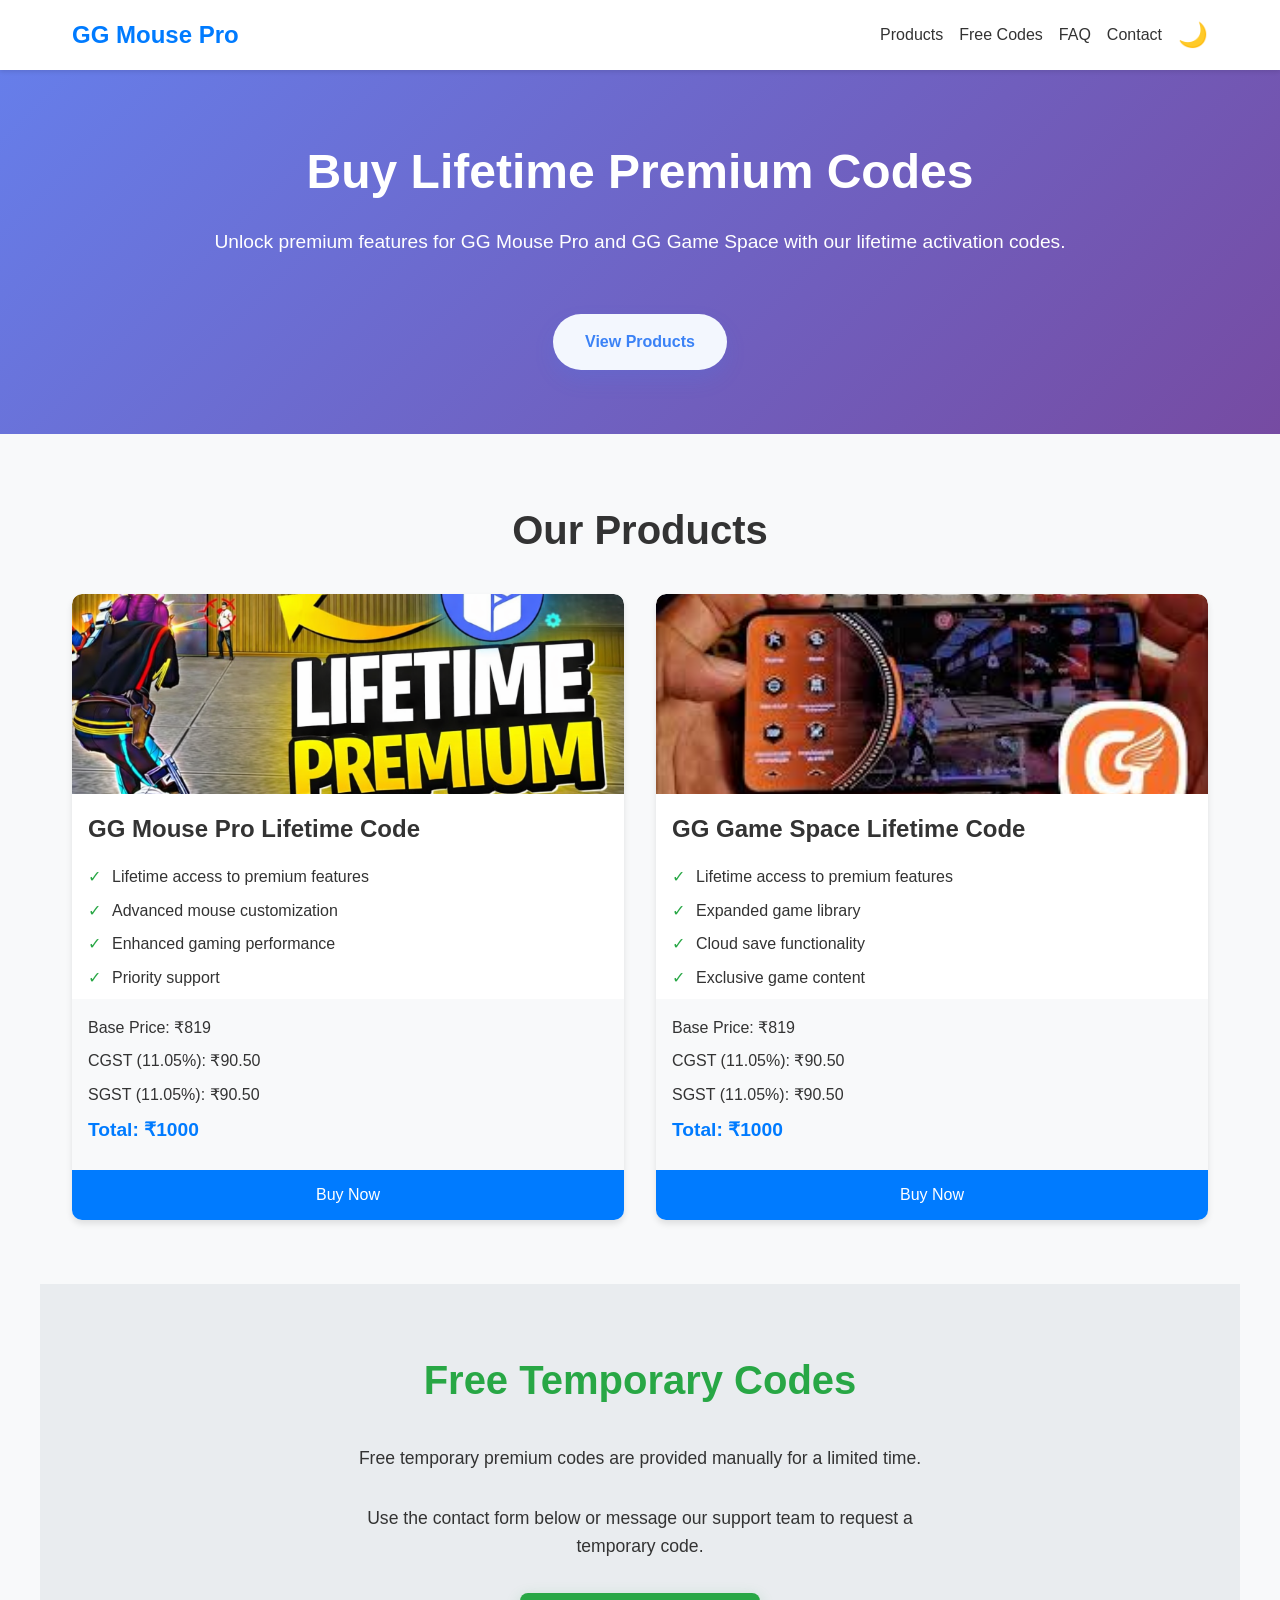
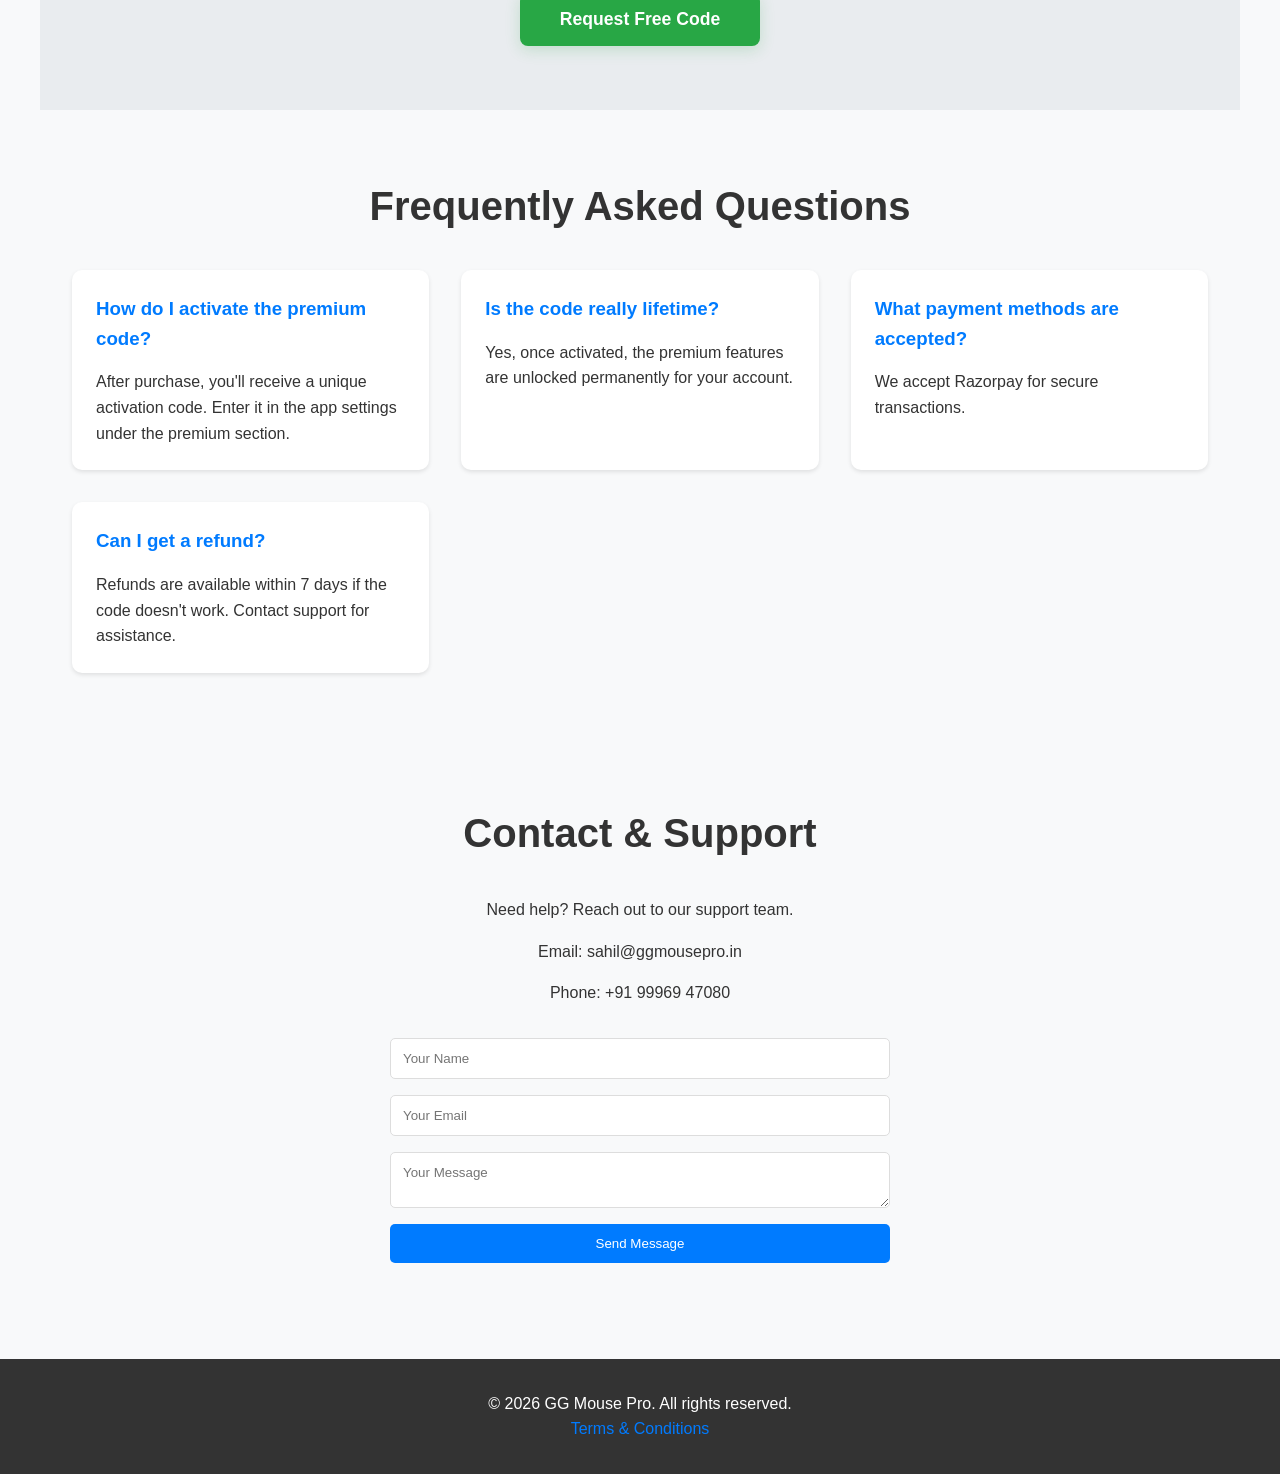
<file: index.html>
<!DOCTYPE html>
<html lang="en">
<head>
    <meta charset="UTF-8">
    <meta name="viewport" content="width=device-width, initial-scale=1.0">
    <title>Buy Lifetime Premium Codes - GG Mouse Pro & GG Game Space</title>
    <meta name="description" content="Purchase lifetime premium activation codes for GG Mouse Pro and GG Game Space at affordable prices. Secure payment and instant delivery.">
    <meta name="keywords" content="GG Mouse Pro, GG Game Space, premium codes, lifetime activation, gaming tools">
    <link rel="stylesheet" href="css/style.css">
    <link rel="icon" href="images/favicon.ico" type="image/x-icon">
</head>
<body>
    <header>
        <nav>
            <div class="logo">
                <h1>GG Mouse Pro</h1>
            </div>
            <button class="menu-toggle" id="menu-toggle" aria-label="Toggle navigation">
                <span></span>
                <span></span>
                <span></span>
            </button>
            <div class="nav-links">
                <a href="#products">Products</a>
                <a href="#free-codes">Free Codes</a>
                <a href="#faq">FAQ</a>
                <a href="#contact">Contact</a>
                <button id="dark-mode-toggle">🌙</button>
            </div>
        </nav>
    </header>

    <main>
        <section id="hero">
            <div class="hero-content">
                <h2>Buy Lifetime Premium Codes</h2>
                <p>Unlock premium features for GG Mouse Pro and GG Game Space with our lifetime activation codes.</p>
                <a href="#products" class="cta-button">View Products</a>
            </div>
        </section>

        <section id="products">
            <h2>Our Products</h2>
            <div class="products-grid">
                <div class="product-card" data-product="gg-mouse-pro">
                    <div class="product-image">
                        <img src="images/gg-mouse-pro.png" alt="GG Mouse Pro" />
                    </div>
                    <h3>GG Mouse Pro Lifetime Code</h3>
                    <ul class="features">
                        <li>Lifetime access to premium features</li>
                        <li>Advanced mouse customization</li>
                        <li>Enhanced gaming performance</li>
                        <li>Priority support</li>
                    </ul>
                    <div class="pricing">
                        <p>Base Price: ₹819</p>
                        <p>CGST (11.05%): ₹90.50</p>
                        <p>SGST (11.05%): ₹90.50</p>
                        <p class="total">Total: ₹1000</p>
                    </div>
                    <button class="buy-button">Buy Now</button>
                </div>
                <div class="product-card" data-product="gg-game-space">
                    <div class="product-image">
                        <img src="images/gg-game-space.png" alt="GG Game Space" />
                    </div>
                    <h3>GG Game Space Lifetime Code</h3>
                    <ul class="features">
                        <li>Lifetime access to premium features</li>
                        <li>Expanded game library</li>
                        <li>Cloud save functionality</li>
                        <li>Exclusive game content</li>
                    </ul>
                    <div class="pricing">
                        <p>Base Price: ₹819</p>
                        <p>CGST (11.05%): ₹90.50</p>
                        <p>SGST (11.05%): ₹90.50</p>
                        <p class="total">Total: ₹1000</p>
                    </div>
                    <button class="buy-button">Buy Now</button>
                </div>
            </div>
        </section>

        <section id="free-codes">
            <h2>Free Temporary Codes</h2>
            <div class="free-codes-content">
                <p>Free temporary premium codes are provided manually for a limited time.</p>
                <p>Use the contact form below or message our support team to request a temporary code.</p>
                <button id="request-free-code">Request Free Code</button>
            </div>
        </section>

        <section id="faq">
            <h2>Frequently Asked Questions</h2>
            <div class="faq-container">
                <div class="faq-item">
                    <h3>How do I activate the premium code?</h3>
                    <p>After purchase, you'll receive a unique activation code. Enter it in the app settings under the premium section.</p>
                </div>
                <div class="faq-item">
                    <h3>Is the code really lifetime?</h3>
                    <p>Yes, once activated, the premium features are unlocked permanently for your account.</p>
                </div>
                <div class="faq-item">
                    <h3>What payment methods are accepted?</h3>
                    <p>We accept Razorpay for secure transactions.</p>
                </div>
                <div class="faq-item">
                    <h3>Can I get a refund?</h3>
                    <p>Refunds are available within 7 days if the code doesn't work. Contact support for assistance.</p>
                </div>
            </div>
        </section>

        <section id="contact">
            <h2>Contact & Support</h2>
            <div class="contact-content">
                <p>Need help? Reach out to our support team.</p>
                <p>Email: sahil@ggmousepro.in</p>
                <p>Phone: +91 99969 47080</p>
                <form id="contact-form">
                    <input type="text" placeholder="Your Name" required>
                    <input type="email" placeholder="Your Email" required>
                    <textarea placeholder="Your Message" required></textarea>
                    <button type="submit">Send Message</button>
                </form>
            </div>
        </section>
    </main>

    <footer>
        <p>&copy; 2026 GG Mouse Pro. All rights reserved.</p>
        <a href="#terms">Terms & Conditions</a>
    </footer>

    <!-- Payment Modal -->
    <div id="payment-modal" class="modal">
        <div class="modal-content">
            <span class="close">&times;</span>
            <h2>Complete Payment</h2>
            <div id="payment-details"></div>
            <div class="payment-options">
                <button class="payment-button" data-method="razorpay">Pay with Razorpay</button>
            </div>
        </div>
    </div>

    <!-- Code Delivery Modal -->
    <div id="code-modal" class="modal">
        <div class="modal-content">
            <span class="close">&times;</span>
            <h2>Payment Successful!</h2>
            <p>Your premium code:</p>
            <div class="code-display">
                <span id="premium-code"></span>
                <button id="copy-code">Copy Code</button>
            </div>
            <p>Thank you for your purchase!</p>
        </div>
    </div>

    <!-- Loading Animation -->
    <div id="loading" class="loading">
        <div class="spinner"></div>
    </div>

    <script src="js/script.js"></script>
</body>
</html>
</file>
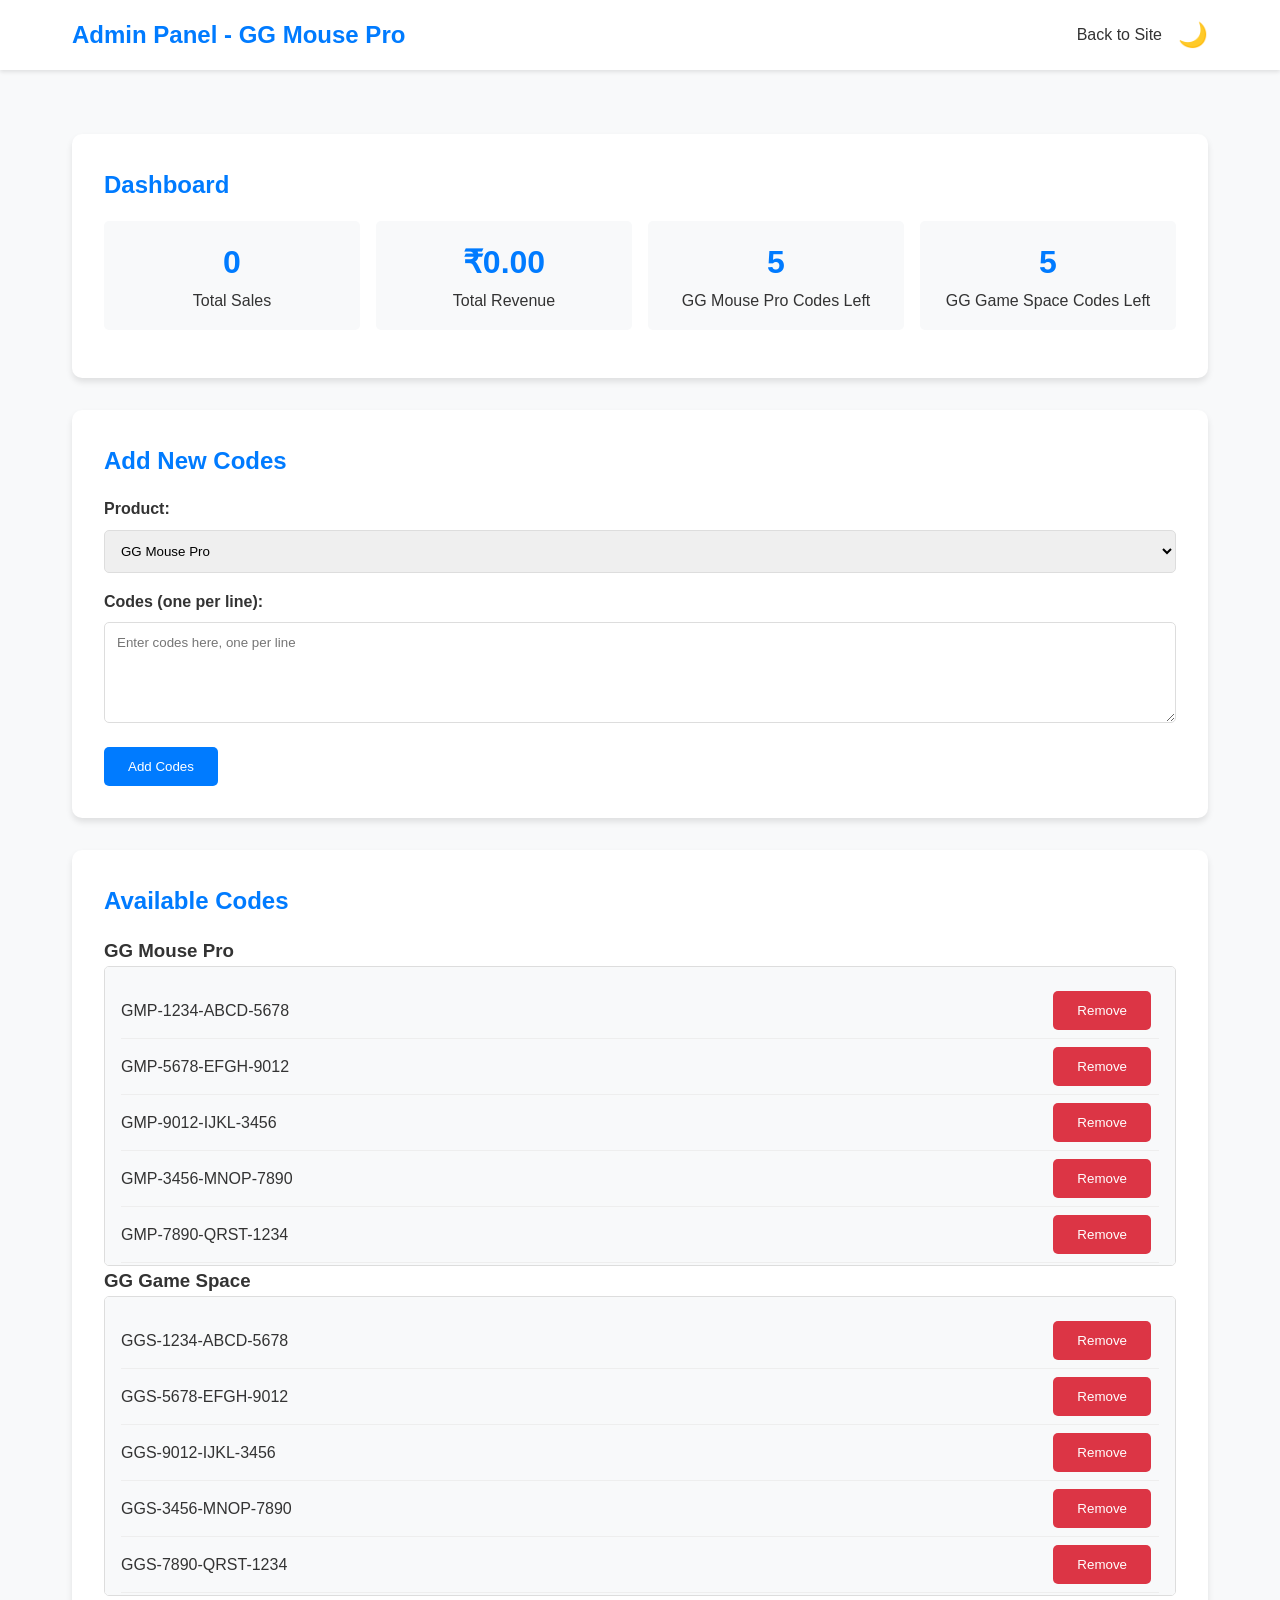
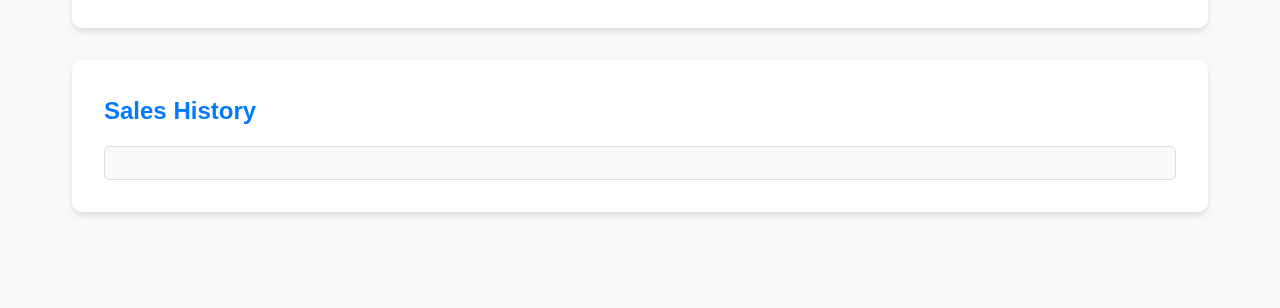
<file: admin.html>
<!DOCTYPE html>
<html lang="en">
<head>
    <meta charset="UTF-8">
    <meta name="viewport" content="width=device-width, initial-scale=1.0">
    <title>Admin Panel - GG Mouse Pro</title>
    <link rel="stylesheet" href="css/style.css">
    <link rel="icon" href="images/favicon.ico" type="image/x-icon">
    <style>
        .admin-container {
            max-width: 1200px;
            margin: 2rem auto;
            padding: 2rem;
        }
        .admin-section {
            background-color: #fff;
            border-radius: 10px;
            padding: 2rem;
            margin-bottom: 2rem;
            box-shadow: 0 4px 6px rgba(0,0,0,0.1);
        }
        body.dark-mode .admin-section {
            background-color: #2a2a2a;
        }
        .admin-section h2 {
            margin-bottom: 1rem;
            color: #007bff;
        }
        .form-group {
            margin-bottom: 1rem;
        }
        .form-group label {
            display: block;
            margin-bottom: 0.5rem;
            font-weight: bold;
        }
        .form-group input, .form-group select, .form-group textarea {
            width: 100%;
            padding: 0.75rem;
            border: 1px solid #ddd;
            border-radius: 5px;
            font-family: inherit;
        }
        body.dark-mode .form-group input,
        body.dark-mode .form-group select,
        body.dark-mode .form-group textarea {
            background-color: #1e1e1e;
            border-color: #555;
            color: #e0e0e0;
        }
        .btn {
            background-color: #007bff;
            color: white;
            border: none;
            padding: 0.75rem 1.5rem;
            border-radius: 5px;
            cursor: pointer;
            transition: background-color 0.3s;
            margin-right: 0.5rem;
        }
        .btn:hover {
            background-color: #0056b3;
        }
        .btn-danger {
            background-color: #dc3545;
        }
        .btn-danger:hover {
            background-color: #c82333;
        }
        .code-list {
            max-height: 300px;
            overflow-y: auto;
            border: 1px solid #ddd;
            border-radius: 5px;
            padding: 1rem;
            background-color: #f8f9fa;
        }
        body.dark-mode .code-list {
            background-color: #1e1e1e;
            border-color: #555;
        }
        .code-item {
            display: flex;
            justify-content: space-between;
            align-items: center;
            padding: 0.5rem 0;
            border-bottom: 1px solid #eee;
        }
        body.dark-mode .code-item {
            border-bottom-color: #444;
        }
        .stats {
            display: grid;
            grid-template-columns: repeat(auto-fit, minmax(200px, 1fr));
            gap: 1rem;
            margin-bottom: 1rem;
        }
        .stat-card {
            background-color: #f8f9fa;
            padding: 1rem;
            border-radius: 5px;
            text-align: center;
        }
        body.dark-mode .stat-card {
            background-color: #1e1e1e;
        }
        .stat-value {
            font-size: 2rem;
            font-weight: bold;
            color: #007bff;
        }
    </style>
</head>
<body>
    <header>
        <nav>
            <div class="logo">
                <h1>Admin Panel - GG Mouse Pro</h1>
            </div>
            <button class="menu-toggle" id="menu-toggle" aria-label="Toggle navigation">
                <span></span>
                <span></span>
                <span></span>
            </button>
            <div class="nav-links">
                <a href="index.html">Back to Site</a>
                <button id="dark-mode-toggle">🌙</button>
            </div>
        </nav>
    </header>

    <main class="admin-container">
        <section class="admin-section">
            <h2>Dashboard</h2>
            <div class="stats">
                <div class="stat-card">
                    <div class="stat-value" id="total-sales">0</div>
                    <div>Total Sales</div>
                </div>
                <div class="stat-card">
                    <div class="stat-value" id="total-revenue">₹0</div>
                    <div>Total Revenue</div>
                </div>
                <div class="stat-card">
                    <div class="stat-value" id="mouse-codes-left">0</div>
                    <div>GG Mouse Pro Codes Left</div>
                </div>
                <div class="stat-card">
                    <div class="stat-value" id="game-codes-left">0</div>
                    <div>GG Game Space Codes Left</div>
                </div>
            </div>
        </section>

        <section class="admin-section">
            <h2>Add New Codes</h2>
            <form id="add-code-form">
                <div class="form-group">
                    <label for="product-select">Product:</label>
                    <select id="product-select" required>
                        <option value="gg-mouse-pro">GG Mouse Pro</option>
                        <option value="gg-game-space">GG Game Space</option>
                    </select>
                </div>
                <div class="form-group">
                    <label for="new-codes">Codes (one per line):</label>
                    <textarea id="new-codes" rows="5" placeholder="Enter codes here, one per line" required></textarea>
                </div>
                <button type="submit" class="btn">Add Codes</button>
            </form>
        </section>

        <section class="admin-section">
            <h2>Available Codes</h2>
            <h3>GG Mouse Pro</h3>
            <div class="code-list" id="mouse-codes-list"></div>
            <h3>GG Game Space</h3>
            <div class="code-list" id="game-codes-list"></div>
        </section>

        <section class="admin-section">
            <h2>Sales History</h2>
            <div class="code-list" id="sales-history"></div>
        </section>
    </main>

    <script src="js/admin.js"></script>
</body>
</html>
</file>
<file: css/style.css>
/* Reset and Base Styles */
* {
    margin: 0;
    padding: 0;
    box-sizing: border-box;
}

body {
    font-family: 'Segoe UI', Tahoma, Geneva, Verdana, sans-serif;
    line-height: 1.6;
    color: #333;
    background-color: #f8f9fa;
    transition: background-color 0.3s, color 0.3s;
}

body.dark-mode {
    background-color: #121212;
    color: #e0e0e0;
}

/* Header */
header {
    background-color: #fff;
    box-shadow: 0 2px 4px rgba(0,0,0,0.1);
    position: sticky;
    top: 0;
    z-index: 100;
    transition: background-color 0.3s;
}

body.dark-mode header {
    background-color: #1e1e1e;
}

nav {
    display: flex;
    justify-content: space-between;
    align-items: center;
    padding: 1rem 2rem;
    max-width: 1200px;
    margin: 0 auto;
    position: relative;
}

.logo h1 {
    color: #007bff;
    font-size: 1.5rem;
}

.nav-links {
    display: flex;
    align-items: center;
    gap: 1rem;
}

.menu-toggle {
    display: none;
    border: none;
    background: transparent;
    cursor: pointer;
    padding: 0.25rem;
    width: 40px;
    height: 40px;
    justify-content: center;
    align-items: center;
}

.menu-toggle span {
    display: block;
    width: 100%;
    height: 3px;
    background-color: #333;
    border-radius: 2px;
    margin: 5px 0;
    transition: transform 0.3s, opacity 0.3s;
}

body.dark-mode .menu-toggle span {
    background-color: #e0e0e0;
}

.nav-links a {
    text-decoration: none;
    color: #333;
    transition: color 0.3s;
}

body.dark-mode .nav-links a {
    color: #e0e0e0;
}

.nav-links a:hover {
    color: #007bff;
}

#dark-mode-toggle {
    background: none;
    border: none;
    font-size: 1.5rem;
    cursor: pointer;
    transition: transform 0.3s;
}

#dark-mode-toggle:hover {
    transform: scale(1.1);
}

/* Hero Section */
#hero {
    background: linear-gradient(135deg, #667eea 0%, #764ba2 100%);
    color: white;
    padding: 4rem 2rem;
    text-align: center;
}

.hero-content h2 {
    font-size: 3rem;
    margin-bottom: 1rem;
    animation: fadeInUp 1s ease-out;
}

.hero-content p {
    font-size: 1.2rem;
    margin-bottom: 2rem;
    animation: fadeInUp 1s ease-out 0.2s both;
}

.cta-button {
    display: inline-block;
    padding: 0.95rem 2rem;
    min-width: 170px;
    background-color: #f3f7fe;
    color: #3b82f6;
    text-decoration: none;
    border: none;
    cursor: pointer;
    border-radius: 999px;
    font-weight: 600;
    box-shadow: 0 10px 20px rgba(59, 130, 246, 0.15);
    transition: background-color 0.3s, color 0.3s, transform 0.3s, box-shadow 0.3s;
    margin-top: 1.5rem;
}

.cta-button:hover {
    background-color: #3b82f6;
    color: #fff;
    transform: translateY(-2px);
    box-shadow: 0 14px 35px rgba(59, 130, 246, 0.25);
}

/* Products Section */
#products {
    padding: 4rem 2rem;
    max-width: 1200px;
    margin: 0 auto;
}

#products h2 {
    text-align: center;
    margin-bottom: 2rem;
    font-size: 2.5rem;
}

.products-grid {
    display: grid;
    grid-template-columns: repeat(auto-fit, minmax(300px, 1fr));
    gap: 2rem;
}

.product-card {
    background-color: #fff;
    border-radius: 10px;
    box-shadow: 0 4px 6px rgba(0,0,0,0.1);
    overflow: hidden;
    transition: transform 0.3s, box-shadow 0.3s;
    animation: fadeInUp 1s ease-out;
    display: flex;
    flex-direction: column;
    height: 100%;
}

body.dark-mode .product-card {
    background-color: #2a2a2a;
}

.product-card:hover {
    transform: translateY(-5px);
    box-shadow: 0 8px 15px rgba(0,0,0,0.2);
}

.product-image {
    width: 100%;
    height: 200px;
    background-color: #f0f0f0;
    display: flex;
    align-items: center;
    justify-content: center;
    border-radius: 10px 10px 0 0;
    overflow: hidden;
    flex-shrink: 0;
}

.product-image img {
    width: 100%;
    height: 100%;
    object-fit: cover;
    display: block;
}

body.dark-mode .product-image {
    background-color: #3a3a3a;
}

.image-placeholder {
    font-size: 1.5rem;
    font-weight: bold;
    color: #666;
    text-align: center;
}

body.dark-mode .image-placeholder {
    color: #ccc;
}

.product-card h3 {
    padding: 1rem;
    font-size: 1.5rem;
}

.features {
    padding: 0 1rem;
    list-style: none;
}

.features li {
    margin-bottom: 0.5rem;
    padding-left: 1.5rem;
    position: relative;
}

.features li::before {
    content: '✓';
    color: #28a745;
    position: absolute;
    left: 0;
}

.pricing {
    padding: 1rem;
    background-color: #f8f9fa;
}

body.dark-mode .pricing {
    background-color: #1e1e1e;
}

.pricing p {
    margin-bottom: 0.5rem;
}

.total {
    font-weight: bold;
    font-size: 1.2rem;
    color: #007bff;
}

.buy-button {
    width: 100%;
    background-color: #007bff;
    color: white;
    border: none;
    padding: 1rem;
    font-size: 1rem;
    cursor: pointer;
    transition: background-color 0.3s;
}

.buy-button:hover {
    background-color: #0056b3;
}

/* Free Codes Section */
#free-codes {
    padding: 4rem 2rem;
    background-color: #e9ecef;
    max-width: 1200px;
    margin: 0 auto;
}

body.dark-mode #free-codes {
    background-color: #2a2a2a;
}

#free-codes h2 {
    text-align: center;
    margin-bottom: 2rem;
    font-size: 2.5rem;
    color: #28a745;
}

.free-codes-content {
    text-align: center;
    max-width: 600px;
    margin: 0 auto;
}

.free-codes-content p {
    margin-bottom: 2rem;
    font-size: 1.1rem;
}

#request-free-code {
    background-color: #28a745;
    color: white;
    border: none;
    padding: 1rem 2.5rem;
    border-radius: 8px;
    font-size: 1.1rem;
    font-weight: 600;
    cursor: pointer;
    transition: background-color 0.3s, transform 0.3s, box-shadow 0.3s;
    box-shadow: 0 4px 15px rgba(40, 167, 69, 0.2);
    display: inline-block;
}

#request-free-code:hover {
    background-color: #218838;
    transform: translateY(-2px);
    box-shadow: 0 6px 20px rgba(40, 167, 69, 0.3);
}

#request-free-code:active {
    transform: translateY(0);
    box-shadow: 0 2px 10px rgba(40, 167, 69, 0.2);
}

body.dark-mode #request-free-code {
    background-color: #28a745;
    box-shadow: 0 4px 15px rgba(40, 167, 69, 0.4);
}

body.dark-mode #request-free-code:hover {
    background-color: #1e7e34;
    box-shadow: 0 6px 20px rgba(40, 167, 69, 0.5);
}

.free-code-form {
    display: flex;
    flex-direction: column;
    gap: 1rem;
    margin-bottom: 2rem;
}

.free-code-form input {
    padding: 0.75rem;
    border: 1px solid #ddd;
    border-radius: 5px;
    font-family: inherit;
    font-size: 1rem;
}

body.dark-mode .free-code-form input {
    background-color: #1e1e1e;
    border-color: #555;
    color: #e0e0e0;
}

.free-code-form button {
    background-color: #28a745;
    color: white;
    border: none;
    padding: 0.75rem;
    border-radius: 5px;
    cursor: pointer;
    font-size: 1rem;
    transition: background-color 0.3s;
}

.free-code-form button:hover {
    background-color: #218838;
}

#free-code-result {
    background-color: #fff;
    padding: 1.5rem;
    border-radius: 10px;
    box-shadow: 0 2px 4px rgba(0,0,0,0.1);
}

body.dark-mode #free-code-result {
    background-color: #2a2a2a;
    color: #e0e0e0;
}

/* FAQ Section */
#faq {
    padding: 4rem 2rem;
    background-color: #f8f9fa;
    max-width: 1200px;
    margin: 0 auto;
}

body.dark-mode #faq {
    background-color: #1a1a1a;
}

#faq h2 {
    text-align: center;
    margin-bottom: 2rem;
    font-size: 2.5rem;
}

.faq-container {
    display: grid;
    grid-template-columns: repeat(auto-fit, minmax(300px, 1fr));
    gap: 2rem;
}

.faq-item {
    background-color: #fff;
    padding: 1.5rem;
    border-radius: 10px;
    box-shadow: 0 2px 4px rgba(0,0,0,0.1);
}

body.dark-mode .faq-item {
    background-color: #2a2a2a;
}

.faq-item h3 {
    margin-bottom: 1rem;
    color: #007bff;
}

/* Contact Section */
#contact {
    padding: 4rem 2rem;
    max-width: 1200px;
    margin: 0 auto;
}

#contact h2 {
    text-align: center;
    margin-bottom: 2rem;
    font-size: 2.5rem;
}

.contact-content {
    text-align: center;
}

.contact-content p {
    margin-bottom: 1rem;
}

#contact-form {
    max-width: 500px;
    margin: 2rem auto;
    display: flex;
    flex-direction: column;
    gap: 1rem;
}

#contact-form input,
#contact-form textarea {
    padding: 0.75rem;
    border: 1px solid #ddd;
    border-radius: 5px;
    font-family: inherit;
}

body.dark-mode #contact-form input,
body.dark-mode #contact-form textarea {
    background-color: #2a2a2a;
    border-color: #555;
    color: #e0e0e0;
}

#contact-form button {
    background-color: #007bff;
    color: white;
    border: none;
    padding: 0.75rem;
    border-radius: 5px;
    cursor: pointer;
    transition: background-color 0.3s;
}

#contact-form button:hover {
    background-color: #0056b3;
}

/* Footer */
footer {
    background-color: #333;
    color: white;
    text-align: center;
    padding: 2rem;
}

footer a {
    color: #007bff;
    text-decoration: none;
}

/* Modals */
.modal {
    display: none;
    position: fixed;
    z-index: 1000;
    left: 0;
    top: 0;
    width: 100%;
    height: 100%;
    background-color: rgba(0,0,0,0.5);
}

.modal-content {
    background-color: #fff;
    margin: 15% auto;
    padding: 2rem;
    border-radius: 10px;
    width: 90%;
    max-width: 500px;
    position: relative;
}

body.dark-mode .modal-content {
    background-color: #2a2a2a;
}

.close {
    position: absolute;
    top: 10px;
    right: 15px;
    font-size: 2rem;
    cursor: pointer;
}

.payment-options {
    display: flex;
    flex-direction: column;
    gap: 1rem;
    margin-top: 1rem;
}

.payment-button {
    background-color: #007bff;
    color: white;
    border: none;
    padding: 1rem;
    border-radius: 5px;
    cursor: pointer;
    transition: background-color 0.3s;
}

.payment-button:hover {
    background-color: #0056b3;
}

.code-display {
    display: flex;
    align-items: center;
    gap: 1rem;
    margin: 1rem 0;
    padding: 1rem;
    background-color: #f8f9fa;
    border-radius: 5px;
}

body.dark-mode .code-display {
    background-color: #1e1e1e;
}

#premium-code {
    font-family: monospace;
    font-size: 1.2rem;
    font-weight: bold;
    flex-grow: 1;
}

#copy-code {
    background-color: #28a745;
    color: white;
    border: none;
    padding: 0.5rem 1rem;
    border-radius: 5px;
    cursor: pointer;
    transition: background-color 0.3s;
}

#copy-code:hover {
    background-color: #218838;
}

/* Loading Animation */
.loading {
    display: none;
    position: fixed;
    z-index: 1001;
    left: 0;
    top: 0;
    width: 100%;
    height: 100%;
    background-color: rgba(0,0,0,0.5);
    justify-content: center;
    align-items: center;
}

.spinner {
    width: 50px;
    height: 50px;
    border: 5px solid #f3f3f3;
    border-top: 5px solid #007bff;
    border-radius: 50%;
    animation: spin 1s linear infinite;
}

@keyframes spin {
    0% { transform: rotate(0deg); }
    100% { transform: rotate(360deg); }
}

/* Animations */
@keyframes fadeInUp {
    from {
        opacity: 0;
        transform: translateY(30px);
    }
    to {
        opacity: 1;
        transform: translateY(0);
    }
}

/* Responsive Design */
@media (max-width: 1024px) {
    nav {
        padding: 1rem 1.5rem;
    }

    .menu-toggle {
        display: flex;
    }

    .nav-links {
        position: absolute;
        top: 100%;
        right: 1rem;
        background-color: #fff;
        flex-direction: column;
        align-items: flex-start;
        width: 240px;
        padding: 1rem;
        box-shadow: 0 16px 30px rgba(0,0,0,0.15);
        display: none;
    }

    body.dark-mode .nav-links {
        background-color: #1e1e1e;
    }

    .nav-links.open {
        display: flex;
    }

    .nav-links a,
    .nav-links button {
        width: 100%;
        text-align: left;
    }

    .hero-content h2 {
        font-size: 2.4rem;
    }

    .products-grid,
    .faq-container {
        grid-template-columns: 1fr;
    }

    #contact-form {
        max-width: 100%;
        padding: 0 1rem;
    }

    #free-codes {
        padding: 3rem 1rem;
    }
}

@media (max-width: 768px) {
    nav {
        flex-direction: column;
        align-items: stretch;
        gap: 0.75rem;
    }

    .nav-links {
        width: 100%;
        right: 0;
        left: 0;
    }

    .nav-links a,
    #dark-mode-toggle {
        width: 100%;
        text-align: center;
    }

    #hero {
        padding: 3rem 1.5rem;
    }

    .hero-content h2 {
        font-size: 2rem;
    }

    .hero-content p {
        font-size: 1rem;
    }

    .cta-button {
        width: 100%;
        max-width: 320px;
        margin: 0 auto;
    }

    .product-card {
        width: 100%;
    }

    .product-card h3 {
        font-size: 1.35rem;
    }

    .pricing {
        padding: 1rem;
    }

    .free-codes-content {
        max-width: 100%;
        padding: 0 1rem;
    }

    .free-codes-content button,
    #contact-form button,
    .btn {
        width: 100%;
    }

    .faq-item,
    .admin-section {
        padding: 1.25rem;
    }

    .code-list {
        max-height: none;
    }

    .code-item {
        flex-direction: column;
        align-items: flex-start;
    }

    .code-display {
        flex-direction: column;
        align-items: flex-start;
        gap: 0.75rem;
    }

    .admin-container {
        padding: 1rem;
    }

    .stat-card {
        padding: 1rem;
    }
}

@media (max-width: 560px) {
    nav {
        padding: 1rem;
    }

    .hero-content h2 {
        font-size: 1.75rem;
    }

    #products,
    #faq,
    #contact,
    #free-codes {
        padding: 2.5rem 1rem;
    }

    .nav-links a,
    #dark-mode-toggle {
        font-size: 0.95rem;
    }

    .product-image {
        height: 160px;
    }

    .product-card h3 {
        padding: 0.85rem 1rem;
    }

    .features li,
    .pricing p,
    .faq-item h3 {
        font-size: 0.95rem;
    }

    #contact-form {
        margin: 1.5rem auto;
    }

    .modal-content {
        margin: 6% auto;
        padding: 1rem;
    }

    .admin-section {
        margin-bottom: 1.5rem;
    }
}
</file>
